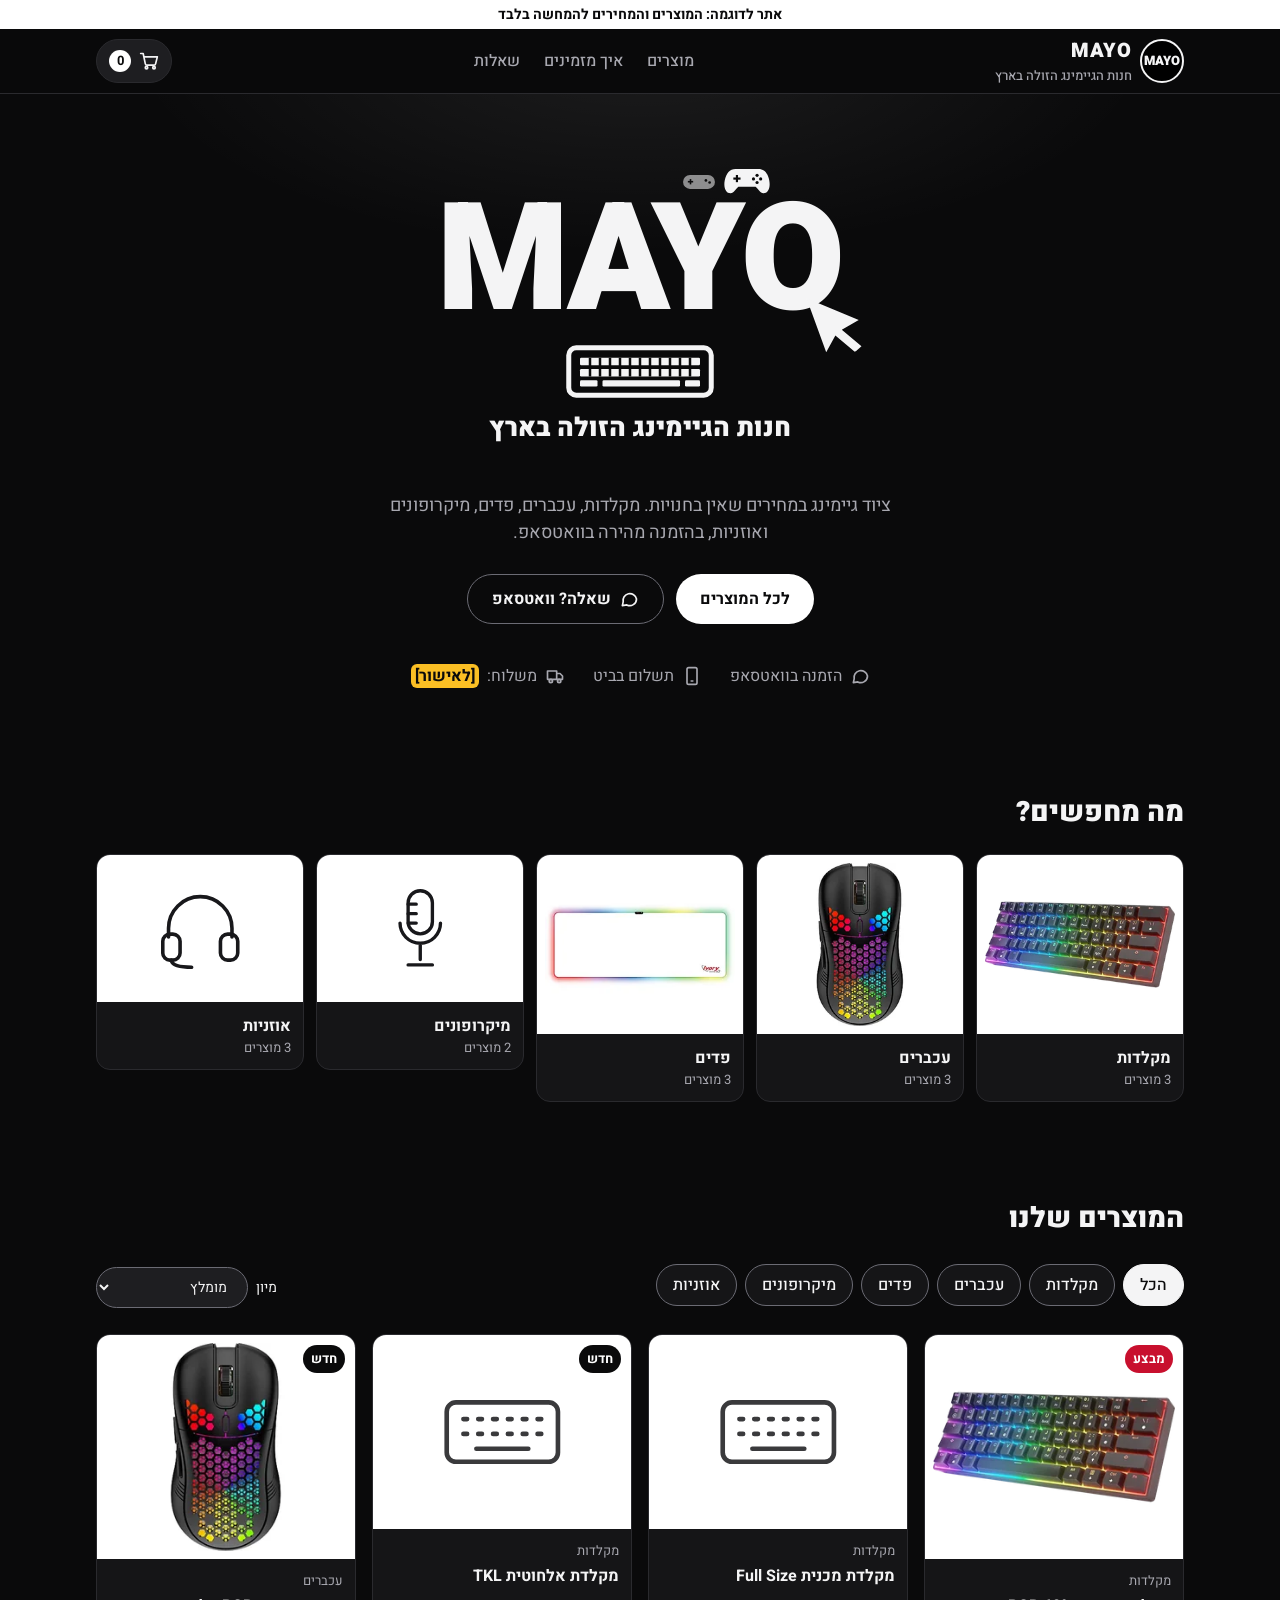
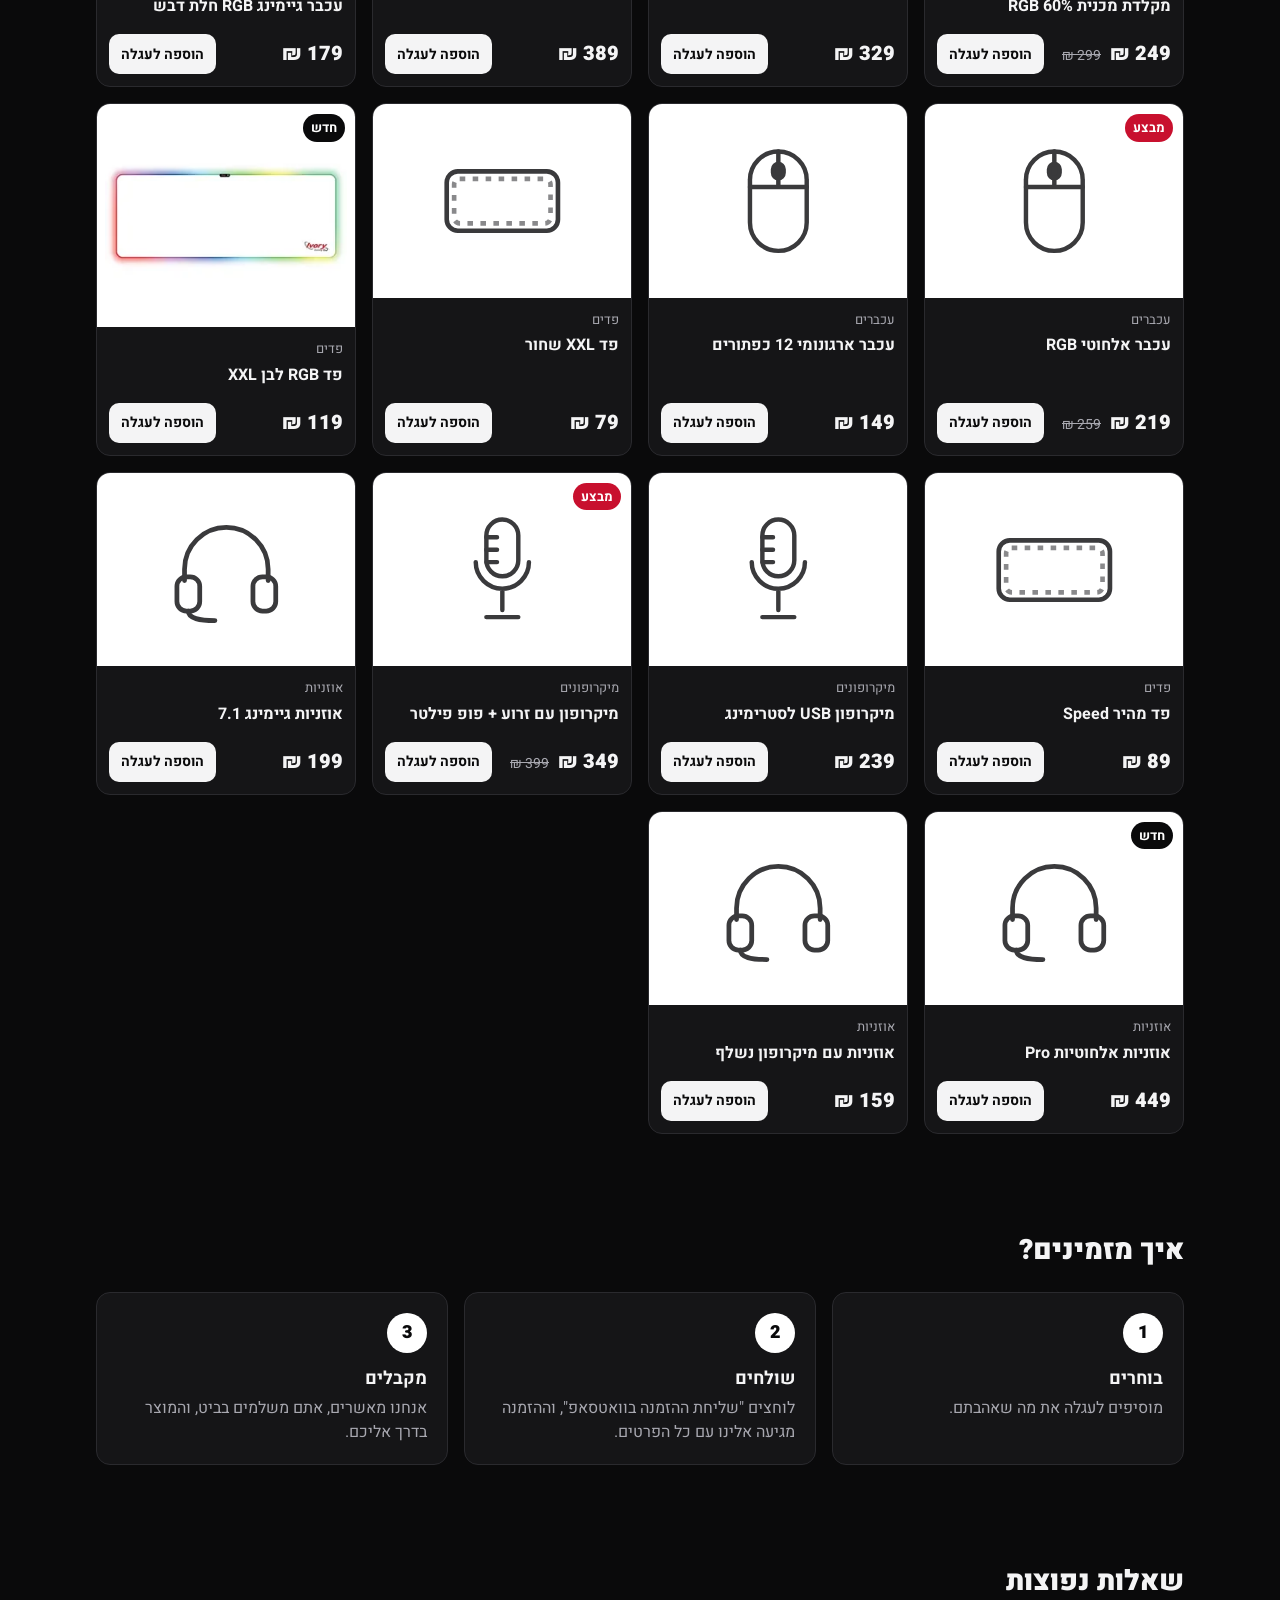
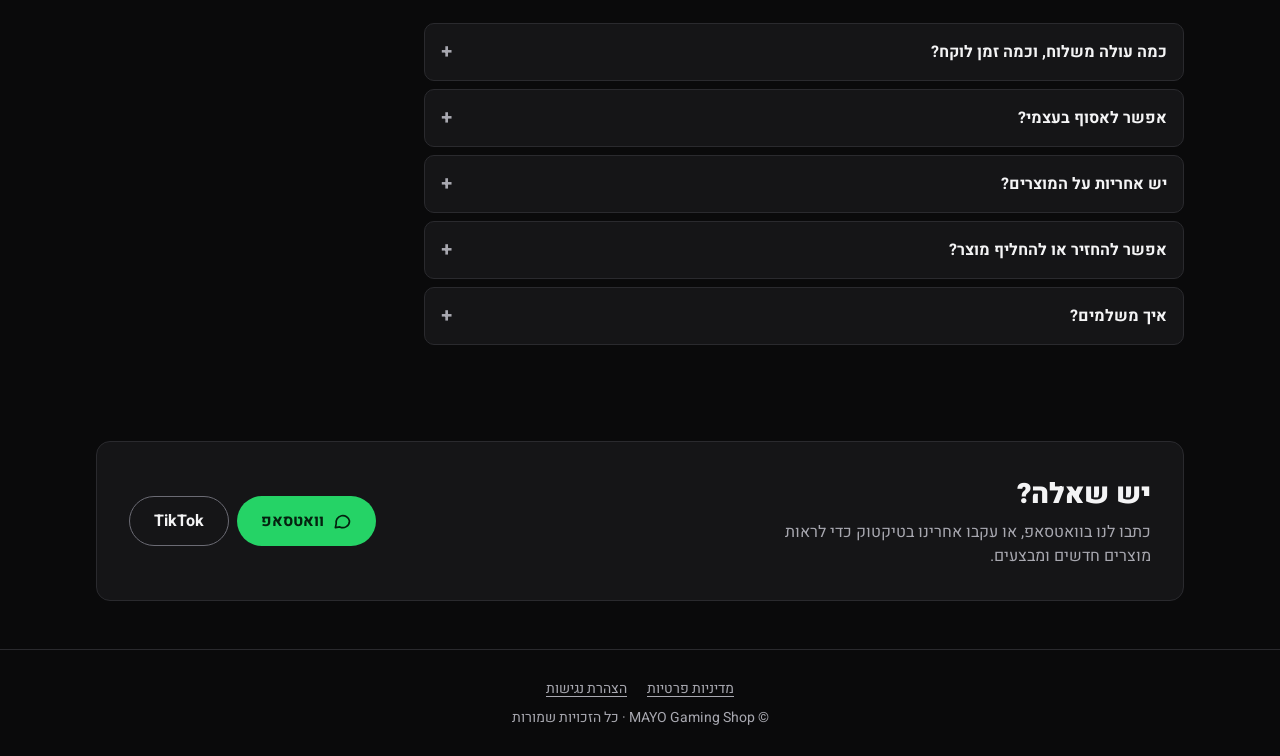
<file: index.html>
<!doctype html>
<html lang="he" dir="rtl">
<head>
<meta charset="utf-8">
<meta name="viewport" content="width=device-width, initial-scale=1">
<title>MAYO Gaming Shop | חנות הגיימינג הזולה בארץ</title>
<meta name="description" content="MAYO Gaming Shop: מקלדות, עכברים, פדים, מיקרופונים ואוזניות לגיימרים במחירים הכי זולים. הזמנה מהירה בוואטסאפ ומשלוח לכל הארץ.">
<link rel="canonical" href="https://amitshabatgoltz-create.github.io/mayo-gaming-shop/">
<meta name="theme-color" content="#0a0a0b">
<link rel="icon" href="favicon.svg" type="image/svg+xml">

<meta property="og:type" content="website">
<meta property="og:locale" content="he_IL">
<meta property="og:site_name" content="MAYO Gaming Shop">
<meta property="og:title" content="MAYO Gaming Shop | חנות הגיימינג הזולה בארץ">
<meta property="og:description" content="מקלדות, עכברים, פדים, מיקרופונים ואוזניות לגיימרים. הזמנה מהירה בוואטסאפ.">
<meta property="og:url" content="https://amitshabatgoltz-create.github.io/mayo-gaming-shop/">
<meta property="og:image" content="https://amitshabatgoltz-create.github.io/mayo-gaming-shop/og.png">
<meta property="og:image:width" content="1200">
<meta property="og:image:height" content="630">
<meta property="og:image:alt" content="הלוגו של MAYO, חנות הגיימינג הזולה בארץ">
<meta name="twitter:card" content="summary_large_image">

<link rel="preload" href="fonts/heebo-hebrew.woff2" as="font" type="font/woff2" crossorigin>
<link rel="stylesheet" href="styles.css">
<script type="application/ld+json">
{
  "@context": "https://schema.org",
  "@type": "Store",
  "name": "MAYO Gaming Shop",
  "description": "חנות הגיימינג הזולה בארץ: מקלדות, עכברים, פדים, מיקרופונים ואוזניות",
  "url": "https://amitshabatgoltz-create.github.io/mayo-gaming-shop/",
  "image": "https://amitshabatgoltz-create.github.io/mayo-gaming-shop/og.png",
  "sameAs": ["https://www.tiktok.com/@mayo_gaming_shop"]
}
</script>
</head>
<body>

<a class="skip" href="#main">דילוג לתוכן הראשי</a>

<header>
  <div class="demo-bar">אתר לדוגמה: המוצרים והמחירים להמחשה בלבד</div>
  <div class="wrap nav">
    <a href="./" class="logo">
      <span class="logo-badge" aria-hidden="true">MAYO</span>
      <span>MAYO<small>חנות הגיימינג הזולה בארץ</small></span>
    </a>
    <nav class="nav-links" aria-label="ראשי">
      <a href="#shop">מוצרים</a>
      <a href="#how">איך מזמינים</a>
      <a href="#faq">שאלות</a>
    </nav>
    <button class="cart-btn" id="cartBtn" aria-controls="drawer" aria-expanded="false" aria-haspopup="dialog">
      <svg class="ico" viewBox="0 0 24 24" fill="none" stroke="currentColor" stroke-width="2" stroke-linecap="round" stroke-linejoin="round" aria-hidden="true"><circle cx="9" cy="20" r="1.5"/><circle cx="18" cy="20" r="1.5"/><path d="M2 3h3l2.6 12.4a2 2 0 0 0 2 1.6h8.3a2 2 0 0 0 2-1.5L22 7H6"/></svg>
      <span class="sr-only">עגלת קניות,</span>
      <span class="cart-count" id="cartCount">0</span>
      <span class="sr-only">פריטים</span>
    </button>
  </div>
</header>

<main id="main" tabindex="-1">
  <div class="hero">
    <div class="wrap">
      <h1 class="brand">
        <span class="sr-only">MAYO Gaming Shop, חנות הגיימינג הזולה בארץ</span>
        <span class="brand-pads" aria-hidden="true">
          <svg viewBox="0 0 64 40" fill="currentColor"><path d="M16 4h32c8 0 13 6 15 16 2 11-2 18-8 18-5 0-7-6-11-9H20c-4 3-6 9-11 9-6 0-10-7-8-18C3 10 8 4 16 4z"/><g fill="#0a0a0b"><rect x="13" y="16" width="10" height="3"/><rect x="16.5" y="12.5" width="3" height="10"/><circle cx="46" cy="13" r="2.2"/><circle cx="51" cy="18" r="2.2"/><circle cx="41" cy="18" r="2.2"/><circle cx="46" cy="23" r="2.2"/></g></svg>
          <svg viewBox="0 0 64 40" fill="currentColor"><rect x="2" y="10" width="60" height="26" rx="13"/><g fill="#0a0a0b"><rect x="11" y="21" width="10" height="3"/><rect x="14.5" y="17.5" width="3" height="10"/><circle cx="45" cy="20" r="2.5"/><circle cx="52" cy="24" r="2.5"/></g></svg>
        </span>
        <span class="brand-word" aria-hidden="true">MAYO<svg class="brand-cursor" viewBox="0 0 30 44" fill="currentColor"><path d="M2 2l26 24-12 2 8 14-5 2-8-14-9 8z"/></svg></span>
        <svg class="brand-kb" viewBox="0 0 120 44" fill="none" aria-hidden="true"><rect x="3" y="3" width="114" height="38" rx="6" stroke="currentColor" stroke-width="4"/><g fill="currentColor"><rect x="12" y="11" width="96" height="6" rx="1"/><rect x="12" y="20" width="96" height="6" rx="1"/><rect x="12" y="29" width="14" height="5" rx="1"/><rect x="30" y="29" width="62" height="5" rx="1"/><rect x="96" y="29" width="12" height="5" rx="1"/></g><g stroke="#0a0a0b" stroke-width="2"><path d="M20 11v15M28 11v15M36 11v15M44 11v15M52 11v15M60 11v15M68 11v15M76 11v15M84 11v15M92 11v15M100 11v15"/></g></svg>
        <span class="brand-slogan" aria-hidden="true">חנות הגיימינג הזולה בארץ</span>
      </h1>
      <p>ציוד גיימינג במחירים שאין בחנויות. מקלדות, עכברים, פדים, מיקרופונים ואוזניות, בהזמנה מהירה בוואטסאפ.</p>
      <div class="hero-actions">
        <a href="#shop" class="btn">לכל המוצרים</a>
        <a class="btn ghost wa-link" href="#" target="_blank" rel="noopener"><svg class="ico" viewBox="0 0 24 24" fill="none" stroke="currentColor" stroke-width="2" stroke-linecap="round" stroke-linejoin="round" aria-hidden="true"><path d="M21 12a8 8 0 0 1-11.6 7.1L4 20l1-4.6A8 8 0 1 1 21 12z"/></svg>שאלה? וואטסאפ<span class="sr-only"> (נפתח בחלון חדש)</span></a>
      </div>
      <ul class="perks">
        <li><svg class="ico" viewBox="0 0 24 24" fill="none" stroke="currentColor" stroke-width="2" stroke-linecap="round" stroke-linejoin="round" aria-hidden="true"><path d="M21 12a8 8 0 0 1-11.6 7.1L4 20l1-4.6A8 8 0 1 1 21 12z"/></svg>הזמנה בוואטסאפ</li>
        <li><svg class="ico" viewBox="0 0 24 24" fill="none" stroke="currentColor" stroke-width="2" stroke-linecap="round" stroke-linejoin="round" aria-hidden="true"><rect x="6" y="2" width="12" height="20" rx="2"/><path d="M11 18h2"/></svg>תשלום בביט</li>
        <li><svg class="ico" viewBox="0 0 24 24" fill="none" stroke="currentColor" stroke-width="2" stroke-linecap="round" stroke-linejoin="round" aria-hidden="true"><path d="M3 6h11v10H3zM14 9h4l3 3v4h-7"/><circle cx="7" cy="18" r="2"/><circle cx="17" cy="18" r="2"/></svg>משלוח: <mark class="todo">[לאישור]</mark></li>
      </ul>
    </div>
  </div>

  <section id="categories" aria-labelledby="catTitle">
    <div class="wrap">
      <h2 class="section-title" id="catTitle">מה מחפשים?</h2>
      <ul class="cats" id="cats"></ul>
    </div>
  </section>

  <section id="shop" aria-labelledby="shopTitle">
    <div class="wrap">
      <h2 class="section-title" id="shopTitle">המוצרים שלנו</h2>
      <div class="shop-bar">
        <div class="filters" id="filters" role="group" aria-label="סינון לפי קטגוריה"></div>
        <div class="sort">
          <label for="sort">מיון</label>
          <select id="sort">
            <option value="default">מומלץ</option>
            <option value="price-asc">מחיר: מהזול ליקר</option>
            <option value="price-desc">מחיר: מהיקר לזול</option>
          </select>
        </div>
      </div>
      <p class="sr-only" id="resultsStatus" role="status"></p>
      <ul class="grid" id="grid"></ul>
    </div>
  </section>

  <section id="how" aria-labelledby="howTitle">
    <div class="wrap">
      <h2 class="section-title" id="howTitle">איך מזמינים?</h2>
      <ol class="steps">
        <li class="step">
          <span class="step-num" aria-hidden="true">1</span>
          <h3>בוחרים</h3>
          <p>מוסיפים לעגלה את מה שאהבתם.</p>
        </li>
        <li class="step">
          <span class="step-num" aria-hidden="true">2</span>
          <h3>שולחים</h3>
          <p>לוחצים "שליחת ההזמנה בוואטסאפ", וההזמנה מגיעה אלינו עם כל הפרטים.</p>
        </li>
        <li class="step">
          <span class="step-num" aria-hidden="true">3</span>
          <h3>מקבלים</h3>
          <p>אנחנו מאשרים, אתם משלמים בביט, והמוצר בדרך אליכם.</p>
        </li>
      </ol>
    </div>
  </section>

  <section id="faq" aria-labelledby="faqTitle">
    <div class="wrap faq-wrap">
      <h2 class="section-title" id="faqTitle">שאלות נפוצות</h2>
      <div class="faq">
        <details>
          <summary>כמה עולה משלוח, וכמה זמן לוקח?</summary>
          <p><mark class="todo">[לאישור]</mark> מחיר המשלוח וזמן ההגעה.</p>
        </details>
        <details>
          <summary>אפשר לאסוף בעצמי?</summary>
          <p><mark class="todo">[לאישור]</mark> האם יש איסוף עצמי, ומאיפה.</p>
        </details>
        <details>
          <summary>יש אחריות על המוצרים?</summary>
          <p><mark class="todo">[לאישור]</mark> האם יש אחריות, ולכמה זמן.</p>
        </details>
        <details>
          <summary>אפשר להחזיר או להחליף מוצר?</summary>
          <p><mark class="todo">[לאישור]</mark> מדיניות ההחזרות וההחלפות.</p>
        </details>
        <details>
          <summary>איך משלמים?</summary>
          <p>בביט. אחרי ששולחים את ההזמנה בוואטסאפ, אנחנו מאשרים שהמוצרים במלאי ושולחים את הסכום לתשלום.</p>
        </details>
      </div>
    </div>
  </section>

  <section id="contact" aria-labelledby="contactTitle">
    <div class="wrap">
      <div class="contact">
        <div>
          <h2 class="section-title" id="contactTitle">יש שאלה?</h2>
          <p>כתבו לנו בוואטסאפ, או עקבו אחרינו בטיקטוק כדי לראות מוצרים חדשים ומבצעים.</p>
        </div>
        <div class="socials">
          <a class="btn wa wa-link" href="#" target="_blank" rel="noopener"><svg class="ico" viewBox="0 0 24 24" fill="none" stroke="currentColor" stroke-width="2" stroke-linecap="round" stroke-linejoin="round" aria-hidden="true"><path d="M21 12a8 8 0 0 1-11.6 7.1L4 20l1-4.6A8 8 0 1 1 21 12z"/></svg>וואטסאפ<span class="sr-only"> (נפתח בחלון חדש)</span></a>
          <a class="btn ghost" href="https://www.tiktok.com/@mayo_gaming_shop" target="_blank" rel="noopener">TikTok<span class="sr-only"> (נפתח בחלון חדש)</span></a>
        </div>
      </div>
    </div>
  </section>
</main>

<footer>
  <div class="wrap">
    <nav aria-label="מידע">
      <a href="privacy.html">מדיניות פרטיות</a>
      <a href="accessibility.html">הצהרת נגישות</a>
    </nav>
    <p>© MAYO Gaming Shop · כל הזכויות שמורות</p>
  </div>
</footer>

<div class="overlay" id="overlay"></div>
<div class="drawer" id="drawer" role="dialog" aria-modal="true" aria-labelledby="cartTitle" inert>
  <div class="drawer-head">
    <h2 id="cartTitle">העגלה שלך</h2>
    <button class="close" id="closeCart" aria-label="סגירת העגלה">
      <svg class="ico" viewBox="0 0 24 24" fill="none" stroke="currentColor" stroke-width="2.5" stroke-linecap="round" aria-hidden="true"><path d="M6 6l12 12M18 6L6 18"/></svg>
    </button>
  </div>
  <ul class="items" id="items" aria-label="מוצרים בעגלה"></ul>
  <div class="drawer-foot">
    <div class="total"><span>סה״כ</span><span id="total">0 ₪</span></div>
    <form class="order-form" id="orderForm" novalidate>
      <div class="field">
        <label for="custName">שם מלא</label>
        <input id="custName" name="name" autocomplete="name" required aria-describedby="formError">
      </div>
      <div class="field">
        <label for="custAddress">כתובת למשלוח (עיר, רחוב ומספר)</label>
        <input id="custAddress" name="address" autocomplete="street-address" required aria-describedby="formError">
      </div>
      <div class="hp" aria-hidden="true">
        <label for="website">אתר</label>
        <input id="website" name="website" tabindex="-1" autocomplete="off">
      </div>
      <p class="form-error" id="formError" role="alert"></p>
      <button class="btn wa" id="checkout" type="submit">שליחת ההזמנה בוואטסאפ</button>
    </form>
    <p class="order-note">ההזמנה נשלחת אלינו לוואטסאפ, ואחרי שנאשר אותה משלמים בביט</p>
  </div>
</div>

<div class="toast" id="toast" role="status" aria-live="polite"></div>

<script>
  // MAYO's WhatsApp number, international format without "+" (e.g. 972501234567)
  const WHATSAPP_NUMBER = '972500000000';

  const ICONS = {
    keyboard: '<svg viewBox="0 0 64 40" fill="none" stroke="currentColor" stroke-width="2.5" stroke-linecap="round" aria-hidden="true"><rect x="2" y="4" width="60" height="32" rx="5"/><path d="M11 13h2M19 13h2M27 13h2M35 13h2M43 13h2M51 13h2M11 21h2M19 21h2M27 21h2M35 21h2M43 21h2M51 21h2M18 29h28"/></svg>',
    mouse: '<svg viewBox="0 0 40 60" fill="none" stroke="currentColor" stroke-width="2.5" stroke-linecap="round" aria-hidden="true"><rect x="4" y="2" width="32" height="56" rx="16"/><path d="M20 2v20M4 22h32"/><rect x="17" y="9" width="6" height="8" rx="3" fill="currentColor"/></svg>',
    pad: '<svg viewBox="0 0 64 40" fill="none" stroke="currentColor" stroke-width="2.5" aria-hidden="true"><rect x="2" y="4" width="60" height="32" rx="6"/><rect x="6" y="8" width="52" height="24" rx="3" stroke-dasharray="3 4" opacity=".6"/></svg>',
    mic: '<svg viewBox="0 0 40 60" fill="none" stroke="currentColor" stroke-width="2.5" stroke-linecap="round" aria-hidden="true"><rect x="11" y="2" width="18" height="32" rx="9"/><path d="M5 26a15 15 0 0 0 30 0M20 41v12M11 57h18M11 12h6M11 19h6M11 26h6"/></svg>',
    headset: '<svg viewBox="0 0 60 56" fill="none" stroke="currentColor" stroke-width="2.5" stroke-linecap="round" aria-hidden="true"><path d="M8 34V28a22 22 0 0 1 44 0v6"/><rect x="4" y="32" width="12" height="18" rx="5"/><rect x="44" y="32" width="12" height="18" rx="5"/><path d="M10 50c0 4 6 5 14 5"/></svg>'
  };

  const CATEGORIES = [
    { id: 'all', name: 'הכל' },
    { id: 'keyboard', name: 'מקלדות' },
    { id: 'mouse', name: 'עכברים' },
    { id: 'pad', name: 'פדים' },
    { id: 'mic', name: 'מיקרופונים' },
    { id: 'headset', name: 'אוזניות' }
  ];

  // Example products: replace with the real catalog
  const PRODUCTS = [
    { id: 1,  cat: 'keyboard', name: 'מקלדת מכנית RGB 60%',        price: 249, old: 299, tag: 'מבצע', img: 'images/keyboard-60-rgb.webp' },
    { id: 2,  cat: 'keyboard', name: 'מקלדת מכנית Full Size',      price: 329 },
    { id: 3,  cat: 'keyboard', name: 'מקלדת אלחוטית TKL',          price: 389, tag: 'חדש' },
    { id: 4,  cat: 'mouse',    name: 'עכבר גיימינג RGB חלת דבש',   price: 179, tag: 'חדש', img: 'images/mouse-rgb.webp' },
    { id: 5,  cat: 'mouse',    name: 'עכבר אלחוטי RGB',            price: 219, old: 259, tag: 'מבצע' },
    { id: 6,  cat: 'mouse',    name: 'עכבר ארגונומי 12 כפתורים',   price: 149 },
    { id: 7,  cat: 'pad',      name: 'פד XXL שחור',                price: 79 },
    { id: 8,  cat: 'pad',      name: 'פד RGB לבן XXL',             price: 119, tag: 'חדש', img: 'images/pad-rgb-white.webp' },
    { id: 9,  cat: 'pad',      name: 'פד מהיר Speed',              price: 89 },
    { id: 10, cat: 'mic',      name: 'מיקרופון USB לסטרימינג',     price: 239 },
    { id: 11, cat: 'mic',      name: 'מיקרופון עם זרוע + פופ פילטר', price: 349, old: 399, tag: 'מבצע' },
    { id: 12, cat: 'headset',  name: 'אוזניות גיימינג 7.1',        price: 199 },
    { id: 13, cat: 'headset',  name: 'אוזניות אלחוטיות Pro',       price: 449, tag: 'חדש' },
    { id: 14, cat: 'headset',  name: 'אוזניות עם מיקרופון נשלף',  price: 159 }
  ];

  const $ = (s) => document.querySelector(s);
  const fmt = (n) => n.toLocaleString('he-IL') + ' ₪';
  const esc = (s) => String(s).replace(/[&<>"']/g, (c) => ({ '&': '&amp;', '<': '&lt;', '>': '&gt;', '"': '&quot;', "'": '&#39;' }[c]));
  const byId = (id) => PRODUCTS.find(p => String(p.id) === String(id));
  const pic = (p) => p.img
    ? `<img src="${esc(p.img)}" srcset="${esc(p.img.replace('.webp', '-280.webp'))} 280w, ${esc(p.img)} 500w" sizes="(max-width: 640px) 45vw, 260px" alt="${esc(p.name)}" width="500" height="428" loading="lazy" decoding="async">`
    : ICONS[p.cat];
  const catName = (id) => CATEGORIES.find(c => c.id === id).name;

  let filter = 'all';
  let sort = 'default';

  // Keep only products that still exist, so a stale saved cart can't break the page
  let cart = {};
  try {
    const saved = JSON.parse(localStorage.getItem('mayo-cart')) || {};
    for (const [id, q] of Object.entries(saved)) {
      if (byId(id) && Number.isInteger(q) && q > 0 && q < 100) cart[id] = q;
    }
  } catch (e) {}
  const saveCart = () => { try { localStorage.setItem('mayo-cart', JSON.stringify(cart)); } catch (e) {} };

  function renderFilters() {
    $('#filters').innerHTML = CATEGORIES.map(c =>
      `<button class="chip" type="button" data-cat="${c.id}" aria-pressed="${c.id === filter}">${c.name}</button>`
    ).join('');
  }

  function renderCats() {
    $('#cats').innerHTML = CATEGORIES.filter(c => c.id !== 'all').map(c => {
      const items = PRODUCTS.filter(p => p.cat === c.id);
      const withImg = items.find(p => p.img);
      return `
        <li>
          <button class="cat" type="button" data-goto="${c.id}">
            <span class="cat-thumb">${withImg ? `<img src="${esc(withImg.img.replace('.webp', '-280.webp'))}" alt="" width="280" height="240" loading="lazy" decoding="async">` : ICONS[c.id]}</span>
            <span class="cat-name">${c.name}</span>
            <span class="cat-count">${items.length} מוצרים</span>
          </button>
        </li>`;
    }).join('');
  }

  function renderGrid() {
    const list = PRODUCTS.filter(p => filter === 'all' || p.cat === filter);
    if (sort === 'price-asc') list.sort((a, b) => a.price - b.price);
    if (sort === 'price-desc') list.sort((a, b) => b.price - a.price);
    $('#grid').innerHTML = list.map(p => `
      <li>
        <article class="card">
          <div class="thumb">
            ${p.tag ? `<span class="tag ${p.tag === 'חדש' ? 'new' : ''}">${esc(p.tag)}</span>` : ''}
            ${pic(p)}
          </div>
          <div class="card-body">
            <span class="card-cat">${catName(p.cat)}</span>
            <h3 class="card-name">${esc(p.name)}</h3>
            <div class="card-foot">
              <p class="price">
                <span class="sr-only">מחיר:</span> ${fmt(p.price)}
                ${p.old ? `<s><span class="sr-only">במקום</span> ${fmt(p.old)}</s>` : ''}
              </p>
              <button class="add" type="button" data-add="${p.id}">הוספה לעגלה<span class="sr-only">: ${esc(p.name)}</span></button>
            </div>
          </div>
        </article>
      </li>`).join('');
    $('#resultsStatus').textContent = `מוצגים ${list.length} מוצרים`;
  }

  function renderCart() {
    const entries = Object.entries(cart);
    const count = entries.reduce((s, [, q]) => s + q, 0);
    const total = entries.reduce((s, [id, q]) => s + byId(id).price * q, 0);
    $('#cartCount').textContent = count;
    $('#total').textContent = fmt(total);
    $('#items').innerHTML = entries.length ? entries.map(([id, q]) => {
      const p = byId(id);
      return `
        <li class="item">
          <div class="item-thumb">${pic(p)}</div>
          <div class="item-info">
            <div class="item-name">${esc(p.name)}</div>
            <div class="item-price">${fmt(p.price)}</div>
          </div>
          <div class="qty" role="group" aria-label="כמות של ${esc(p.name)}">
            <button type="button" data-inc="${p.id}" aria-label="הוספת יחידה">+</button>
            <span aria-live="polite">${q}</span>
            <button type="button" data-dec="${p.id}" aria-label="${q === 1 ? 'הסרה מהעגלה' : 'הורדת יחידה'}">−</button>
          </div>
        </li>`;
    }).join('') : '<li class="empty">העגלה ריקה</li>';
  }

  function toast(msg) {
    const t = $('#toast');
    t.textContent = msg;
    t.classList.add('show');
    clearTimeout(toast.timer);
    toast.timer = setTimeout(() => t.classList.remove('show'), 1800);
  }

  const drawer = $('#drawer');
  const cartBtn = $('#cartBtn');
  const focusables = () => [...drawer.querySelectorAll('button, input:not([tabindex="-1"]), a[href]')]
    .filter(el => !el.disabled && el.offsetParent !== null);

  function openCart(open) {
    drawer.classList.toggle('open', open);
    $('#overlay').classList.toggle('open', open);
    document.body.classList.toggle('cart-open', open);
    drawer.inert = !open;
    cartBtn.setAttribute('aria-expanded', open);
    if (open) {
      $('#closeCart').focus();
    } else {
      cartBtn.focus();
    }
  }

  document.addEventListener('keydown', (e) => {
    if (!drawer.classList.contains('open')) return;
    if (e.key === 'Escape') { openCart(false); return; }
    if (e.key === 'Tab') {
      const els = focusables();
      const first = els[0], last = els[els.length - 1];
      if (e.shiftKey && document.activeElement === first) { e.preventDefault(); last.focus(); }
      else if (!e.shiftKey && document.activeElement === last) { e.preventDefault(); first.focus(); }
    }
  });

  document.addEventListener('click', (e) => {
    const t = e.target.closest('button');
    if (!t) return;
    if (t.dataset.goto) {
      filter = t.dataset.goto;
      renderFilters(); renderGrid();
      $('#shop').scrollIntoView({ behavior: matchMedia('(prefers-reduced-motion: reduce)').matches ? 'auto' : 'smooth' });
      $(`[data-cat="${filter}"]`).focus({ preventScroll: true });
    }
    if (t.dataset.cat) {
      filter = t.dataset.cat;
      renderFilters(); renderGrid();
      $(`[data-cat="${filter}"]`).focus();
    }
    if (t.dataset.add) {
      const p = byId(t.dataset.add);
      cart[p.id] = (cart[p.id] || 0) + 1;
      saveCart(); renderCart(); toast(`${p.name} נוסף לעגלה`);
      cartBtn.classList.remove('bump'); void cartBtn.offsetWidth; cartBtn.classList.add('bump');
    }
    if (t.dataset.inc) {
      cart[t.dataset.inc] = Math.min(99, cart[t.dataset.inc] + 1);
      saveCart(); renderCart();
      $(`[data-inc="${t.dataset.inc}"]`).focus();
    }
    if (t.dataset.dec) {
      const id = t.dataset.dec;
      cart[id]--;
      if (cart[id] <= 0) delete cart[id];
      saveCart(); renderCart();
      ($(`[data-dec="${id}"]`) || $('#closeCart')).focus();
    }
  });
  cartBtn.onclick = () => openCart(true);
  $('#closeCart').onclick = () => openCart(false);
  $('#overlay').onclick = () => openCart(false);
  document.querySelectorAll('.wa-link').forEach(a => { a.href = `https://wa.me/${WHATSAPP_NUMBER}`; });
  $('#sort').onchange = (e) => { sort = e.target.value; renderGrid(); };

  function showError(msg, field) {
    $('#formError').textContent = msg;
    for (const el of [$('#custName'), $('#custAddress')]) el.removeAttribute('aria-invalid');
    if (field) { field.setAttribute('aria-invalid', 'true'); field.focus(); }
  }

  $('#orderForm').onsubmit = (e) => {
    e.preventDefault();
    // Hidden honeypot field: real people never fill it in, simple bots do
    if ($('#website').value) return;
    const entries = Object.entries(cart);
    const name = $('#custName').value.trim();
    const address = $('#custAddress').value.trim();
    if (!entries.length) return showError('העגלה ריקה. צריך להוסיף לפחות מוצר אחד לפני ששולחים הזמנה.');
    if (name.length < 2) return showError('צריך למלא שם מלא.', $('#custName'));
    if (address.length < 5) return showError('צריך למלא כתובת למשלוח: עיר, רחוב ומספר.', $('#custAddress'));
    showError('');

    let total = 0;
    const lines = entries.map(([id, q]) => {
      const p = byId(id);
      total += p.price * q;
      return `• ${p.name} × ${q} = ${fmt(p.price * q)}`;
    });
    const msg = [
      'היי MAYO, אני רוצה להזמין:',
      '',
      ...lines,
      '',
      `סה״כ: ${fmt(total)}`,
      '',
      `שם: ${name.slice(0, 80)}`,
      `כתובת: ${address.slice(0, 160)}`
    ].join('\n');
    const url = `https://wa.me/${WHATSAPP_NUMBER}?text=${encodeURIComponent(msg)}`;
    const win = window.open(url, '_blank');
    // Popup blocked (common in in-app browsers like Instagram/TikTok): open in the same tab instead
    if (win) win.opener = null;
    else window.location.href = url;
  };

  renderCats();
  renderFilters();
  renderGrid();
  renderCart();
</script>
</body>
</html>
</file>
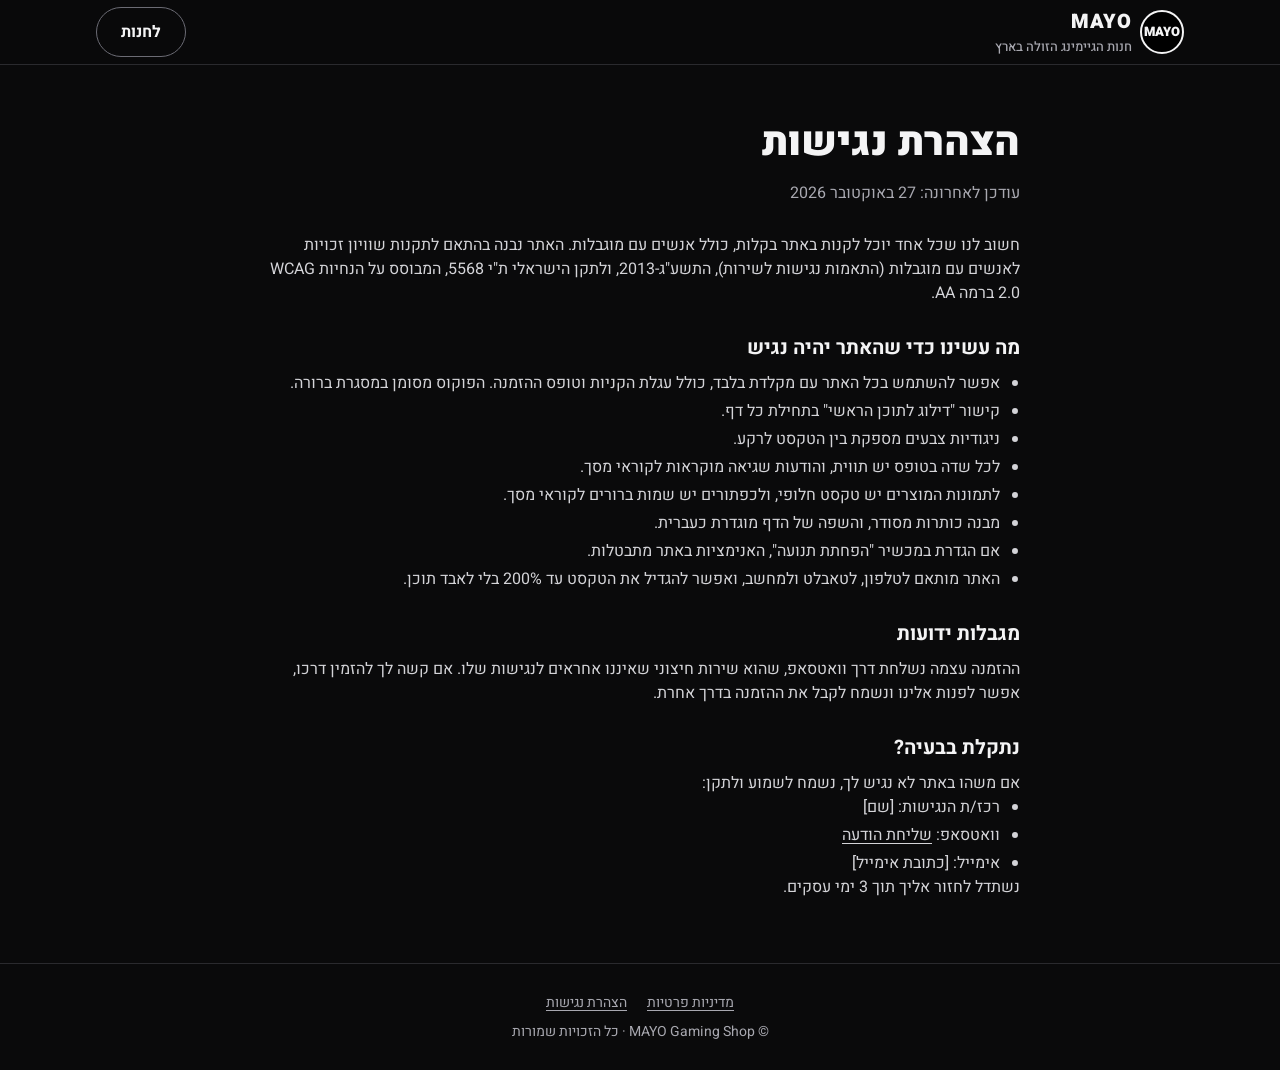
<file: accessibility.html>
<!doctype html>
<html lang="he" dir="rtl">
<head>
<meta charset="utf-8">
<meta name="viewport" content="width=device-width, initial-scale=1">
<title>הצהרת נגישות | MAYO Gaming Shop</title>
<meta name="description" content="הצהרת הנגישות של MAYO Gaming Shop לפי ת"י 5568.">
<meta name="theme-color" content="#0a0a0b">
<link rel="icon" href="favicon.svg" type="image/svg+xml">
<link rel="stylesheet" href="styles.css">
</head>
<body>

<a class="skip" href="#main">דילוג לתוכן הראשי</a>

<header>
  <div class="wrap nav">
    <a href="./" class="logo">
      <span class="logo-badge" aria-hidden="true">MAYO</span>
      <span>MAYO<small>חנות הגיימינג הזולה בארץ</small></span>
    </a>
    <a class="btn ghost" href="./#shop">לחנות</a>
  </div>
</header>

<main id="main" tabindex="-1" class="wrap page">
  <h1>הצהרת נגישות</h1>
  <p class="updated">עודכן לאחרונה: 27 באוקטובר 2026</p>

  <p>חשוב לנו שכל אחד יוכל לקנות באתר בקלות, כולל אנשים עם מוגבלות. האתר נבנה בהתאם לתקנות שוויון זכויות לאנשים עם מוגבלות (התאמות נגישות לשירות), התשע"ג-2013, ולתקן הישראלי ת"י 5568, המבוסס על הנחיות WCAG 2.0 ברמה AA.</p>

  <h2>מה עשינו כדי שהאתר יהיה נגיש</h2>
  <ul>
    <li>אפשר להשתמש בכל האתר עם מקלדת בלבד, כולל עגלת הקניות וטופס ההזמנה. הפוקוס מסומן במסגרת ברורה.</li>
    <li>קישור "דילוג לתוכן הראשי" בתחילת כל דף.</li>
    <li>ניגודיות צבעים מספקת בין הטקסט לרקע.</li>
    <li>לכל שדה בטופס יש תווית, והודעות שגיאה מוקראות לקוראי מסך.</li>
    <li>לתמונות המוצרים יש טקסט חלופי, ולכפתורים יש שמות ברורים לקוראי מסך.</li>
    <li>מבנה כותרות מסודר, והשפה של הדף מוגדרת כעברית.</li>
    <li>אם הגדרת במכשיר "הפחתת תנועה", האנימציות באתר מתבטלות.</li>
    <li>האתר מותאם לטלפון, לטאבלט ולמחשב, ואפשר להגדיל את הטקסט עד 200% בלי לאבד תוכן.</li>
  </ul>

  <h2>מגבלות ידועות</h2>
  <p>ההזמנה עצמה נשלחת דרך וואטסאפ, שהוא שירות חיצוני שאיננו אחראים לנגישות שלו. אם קשה לך להזמין דרכו, אפשר לפנות אלינו ונשמח לקבל את ההזמנה בדרך אחרת.</p>

  <h2>נתקלת בבעיה?</h2>
  <p>אם משהו באתר לא נגיש לך, נשמח לשמוע ולתקן:</p>
  <ul>
    <li>רכז/ת הנגישות: [שם]</li>
    <li>וואטסאפ: <a href="https://wa.me/972500000000" target="_blank" rel="noopener">שליחת הודעה<span class="sr-only"> (נפתח בחלון חדש)</span></a></li>
    <li>אימייל: [כתובת אימייל]</li>
  </ul>
  <p>נשתדל לחזור אליך תוך 3 ימי עסקים.</p>
</main>

<footer>
  <div class="wrap">
    <nav aria-label="מידע">
      <a href="privacy.html">מדיניות פרטיות</a>
      <a href="accessibility.html">הצהרת נגישות</a>
    </nav>
    <p>© MAYO Gaming Shop · כל הזכויות שמורות</p>
  </div>
</footer>
</body>
</html>
</file>
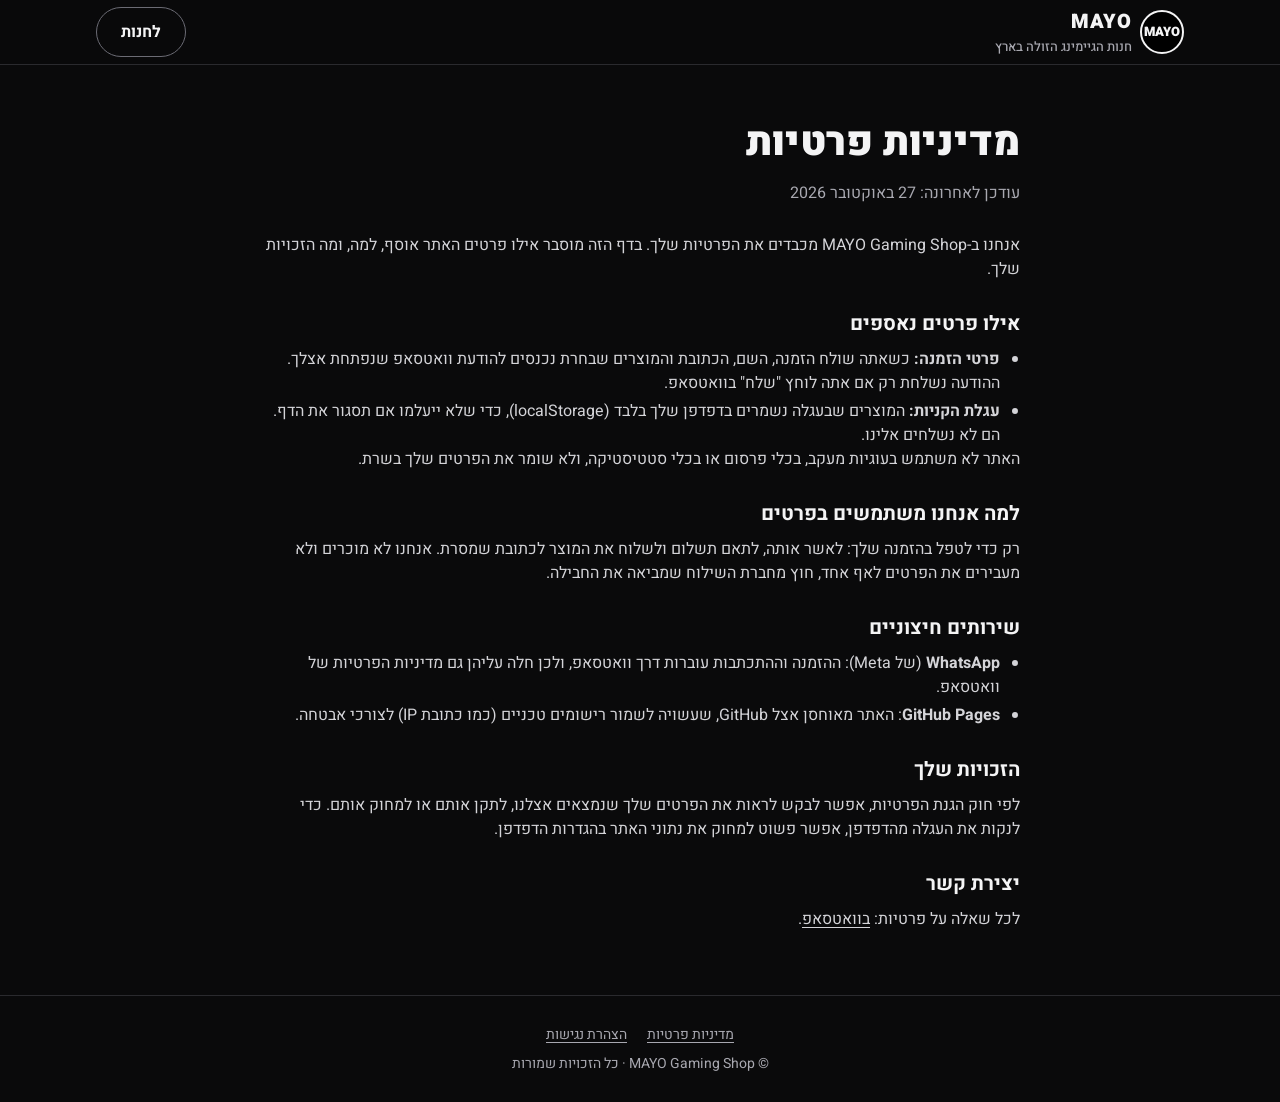
<file: privacy.html>
<!doctype html>
<html lang="he" dir="rtl">
<head>
<meta charset="utf-8">
<meta name="viewport" content="width=device-width, initial-scale=1">
<title>מדיניות פרטיות | MAYO Gaming Shop</title>
<meta name="description" content="מדיניות הפרטיות של MAYO Gaming Shop: אילו פרטים נאספים ולמה.">
<meta name="theme-color" content="#0a0a0b">
<link rel="icon" href="favicon.svg" type="image/svg+xml">
<link rel="stylesheet" href="styles.css">
</head>
<body>

<a class="skip" href="#main">דילוג לתוכן הראשי</a>

<header>
  <div class="wrap nav">
    <a href="./" class="logo">
      <span class="logo-badge" aria-hidden="true">MAYO</span>
      <span>MAYO<small>חנות הגיימינג הזולה בארץ</small></span>
    </a>
    <a class="btn ghost" href="./#shop">לחנות</a>
  </div>
</header>

<main id="main" tabindex="-1" class="wrap page">
  <h1>מדיניות פרטיות</h1>
  <p class="updated">עודכן לאחרונה: 27 באוקטובר 2026</p>

  <p>אנחנו ב-MAYO Gaming Shop מכבדים את הפרטיות שלך. בדף הזה מוסבר אילו פרטים האתר אוסף, למה, ומה הזכויות שלך.</p>

  <h2>אילו פרטים נאספים</h2>
  <ul>
    <li><strong>פרטי הזמנה:</strong> כשאתה שולח הזמנה, השם, הכתובת והמוצרים שבחרת נכנסים להודעת וואטסאפ שנפתחת אצלך. ההודעה נשלחת רק אם אתה לוחץ "שלח" בוואטסאפ.</li>
    <li><strong>עגלת הקניות:</strong> המוצרים שבעגלה נשמרים בדפדפן שלך בלבד (localStorage), כדי שלא ייעלמו אם תסגור את הדף. הם לא נשלחים אלינו.</li>
  </ul>
  <p>האתר לא משתמש בעוגיות מעקב, בכלי פרסום או בכלי סטטיסטיקה, ולא שומר את הפרטים שלך בשרת.</p>

  <h2>למה אנחנו משתמשים בפרטים</h2>
  <p>רק כדי לטפל בהזמנה שלך: לאשר אותה, לתאם תשלום ולשלוח את המוצר לכתובת שמסרת. אנחנו לא מוכרים ולא מעבירים את הפרטים לאף אחד, חוץ מחברת השילוח שמביאה את החבילה.</p>

  <h2>שירותים חיצוניים</h2>
  <ul>
    <li><strong>WhatsApp</strong> (של Meta): ההזמנה וההתכתבות עוברות דרך וואטסאפ, ולכן חלה עליהן גם מדיניות הפרטיות של וואטסאפ.</li>
    <li><strong>GitHub Pages</strong>: האתר מאוחסן אצל GitHub, שעשויה לשמור רישומים טכניים (כמו כתובת IP) לצורכי אבטחה.</li>
  </ul>

  <h2>הזכויות שלך</h2>
  <p>לפי חוק הגנת הפרטיות, אפשר לבקש לראות את הפרטים שלך שנמצאים אצלנו, לתקן אותם או למחוק אותם. כדי לנקות את העגלה מהדפדפן, אפשר פשוט למחוק את נתוני האתר בהגדרות הדפדפן.</p>

  <h2>יצירת קשר</h2>
  <p>לכל שאלה על פרטיות: <a href="https://wa.me/972500000000" target="_blank" rel="noopener">בוואטסאפ<span class="sr-only"> (נפתח בחלון חדש)</span></a>.</p>
</main>

<footer>
  <div class="wrap">
    <nav aria-label="מידע">
      <a href="privacy.html">מדיניות פרטיות</a>
      <a href="accessibility.html">הצהרת נגישות</a>
    </nav>
    <p>© MAYO Gaming Shop · כל הזכויות שמורות</p>
  </div>
</footer>
</body>
</html>
</file>
<file: styles.css>
@font-face {
  font-family: "Heebo";
  font-style: normal;
  font-weight: 400 900;
  font-display: swap;
  src: url(fonts/heebo-hebrew.woff2) format("woff2");
  unicode-range: U+0307-0308, U+0590-05FF, U+200C-2010, U+20AA, U+25CC, U+FB1D-FB4F;
}
@font-face {
  font-family: "Heebo";
  font-style: normal;
  font-weight: 400 900;
  font-display: swap;
  src: url(fonts/heebo-latin.woff2) format("woff2");
  unicode-range: U+0000-00FF, U+0131, U+0152-0153, U+02BB-02BC, U+02C6, U+02DA, U+02DC, U+0304, U+0308, U+0329, U+2000-206F, U+20AC, U+2122, U+2191, U+2193, U+2212, U+2215, U+FEFF, U+FFFD;
}

:root {
  /* Color: neutrals (dark-only site) */
  --bg: #0a0a0b;          /* page background */
  --surface: #151517;     /* cards, drawer, boxes */
  --surface-2: #1e1e21;   /* inputs, quantity stepper, hover fills */
  --line: #2a2a2e;        /* dividers and card borders */
  --line-strong: #6b6b74; /* borders of controls (chips, inputs, ghost buttons) */
  --text: #f4f4f5;        /* body text and headings */
  --muted: #a8a8b0;       /* secondary text, prices before discount */

  /* Color: actions and status */
  --primary: #ffffff;     /* primary buttons, active chip, cart count */
  --primary-ink: #0a0a0b; /* text on primary */
  --primary-hover: #d4d4d8;
  --wa: #25d366;          /* WhatsApp actions only */
  --wa-ink: #04210f;
  --sale: #c8102e;        /* "sale" tag background */
  --success: #4ade80;
  --warning: #fbbf24;
  --error: #ff8a9b;       /* form errors, invalid borders */

  /* Color: product stage */
  --stage: #ffffff;       /* behind product photos */
  --stage-ink: #18181b;   /* placeholder product icons */

  /* Typography */
  --font: "Heebo", system-ui, sans-serif;
  --font-display: "Arial Black", "Heebo", sans-serif; /* MAYO wordmark only */
  --text-xs: 13px;
  --text-sm: 14px;
  --text-base: 16px;
  --text-lg: 18px;
  --text-xl: 20px;
  --text-2xl: 28px;
  --text-3xl: clamp(28px, 5vw, 40px);
  --leading-tight: 1.1;
  --leading: 1.5;

  /* Spacing (4px based) */
  --space-1: 4px;
  --space-2: 8px;
  --space-3: 12px;
  --space-4: 16px;
  --space-5: 20px;
  --space-6: 24px;
  --space-7: 28px;
  --space-8: 32px;
  --space-10: 40px;
  --space-12: 48px;
  --space-14: 56px;
  --space-16: 64px;
  --space-18: 72px;
  --content: 1120px;
  --content-text: 760px;
  --header-offset: 112px; /* sticky header height, for anchor jumps */

  /* Shape and depth */
  --radius-sm: 6px;
  --radius-md: 10px;
  --radius-lg: 14px;
  --radius-pill: 999px;
  --shadow-lift: 0 8px 24px rgba(255,255,255,.18);
  --shadow-lift-wa: 0 8px 24px rgba(37,211,102,.3);
}
* { box-sizing: border-box; margin: 0; padding: 0; }
html { scroll-behavior: smooth; }
body {
  font-family: var(--font);
  background: var(--bg);
  color: var(--text);
  line-height: var(--leading);
}
a { color: inherit; text-decoration: none; }
button { font: inherit; cursor: pointer; border: 0; background: none; color: inherit; }
img, svg { display: block; }
.wrap { max-width: var(--content); margin: 0 auto; padding: 0 var(--space-4); }
.ico { width: 20px; height: 20px; flex: none; }

/* Accessibility helpers */
:focus-visible { outline: 3px solid #fff; outline-offset: 3px; border-radius: var(--radius-sm); }
.thumb :focus-visible, .btn:focus-visible { outline-color: #fff; box-shadow: 0 0 0 6px #000; }
.sr-only {
  position: absolute; width: 1px; height: 1px; padding: 0; margin: -1px;
  overflow: hidden; clip: rect(0 0 0 0); white-space: nowrap; border: 0;
}
.skip {
  position: absolute; top: 8px; right: 8px; z-index: 100;
  background: var(--stage); color: #000; font-weight: 700; padding: var(--space-2) var(--space-4); border-radius: var(--radius-md);
  transform: translateY(-200%);
}
.skip:focus { transform: none; }

/* Demo banner */
.demo-bar {
  background: var(--primary); color: var(--primary-ink);
  text-align: center; font-size: var(--text-sm); font-weight: 700; padding: var(--space-1) var(--space-4);
}

/* Header */
header {
  position: sticky; top: 0; z-index: 20;
  background: rgba(10,10,11,.92);
  backdrop-filter: blur(10px);
  border-bottom: 1px solid var(--line);
}
.nav { display: flex; align-items: center; justify-content: space-between; height: 64px; gap: var(--space-3); }
.logo { display: flex; align-items: center; gap: var(--space-2); font-weight: 900; font-size: var(--text-xl); letter-spacing: 1px; }
.logo-badge {
  width: 44px; height: 44px; border-radius: 50%;
  background: #000; border: 2px solid var(--text);
  display: grid; place-items: center; font-size: var(--text-xs); font-weight: 900; letter-spacing: 0;
}
.logo small { display: block; font-size: var(--text-xs); font-weight: 500; color: var(--muted); letter-spacing: 0; }
.nav-links { display: flex; gap: var(--space-6); color: var(--muted); font-weight: 500; }
.nav-links a:hover { color: var(--text); }
.cart-btn {
  display: flex; align-items: center; gap: var(--space-2);
  background: var(--surface-2); border: 1px solid var(--line);
  padding: var(--space-2) var(--space-3); border-radius: var(--radius-pill); font-weight: 700; min-height: 44px;
}
.cart-count {
  background: var(--primary); color: var(--primary-ink);
  min-width: 22px; height: 22px; border-radius: var(--radius-pill);
  display: grid; place-items: center; font-size: var(--text-xs); padding: 0 var(--space-1);
}
.cart-btn.bump { animation: bump .3s ease; }
@keyframes bump { 50% { transform: scale(1.12); } }

/* Hero logo, recreated from the shop's logo */
.hero { padding: var(--space-18) 0 var(--space-14); text-align: center; position: relative; overflow: hidden; }
.hero::before {
  content: ""; position: absolute; inset: -40% 10% auto; height: 420px;
  background: radial-gradient(closest-side, rgba(255,255,255,.08), transparent);
  pointer-events: none;
}
.brand { display: inline-flex; flex-direction: column; align-items: center; position: relative; margin-bottom: 28px; }
.brand-pads { display: flex; gap: 8px; align-self: flex-start; margin-inline-start: 18%; color: var(--text); }
.brand-pads svg { width: 46px; }
.brand-pads svg + svg { width: 34px; opacity: .55; }
.brand-word {
  font-family: var(--font-display); font-weight: 900;
  font-size: clamp(64px, 16vw, 150px); line-height: .9; letter-spacing: -2px;
  direction: ltr; position: relative;
}
.brand-cursor { position: absolute; width: .32em; bottom: -.18em; right: -.12em; transform: rotate(-20deg); }
.brand-kb { width: clamp(90px, 20vw, 150px); margin-top: 14px; color: var(--text); }
.brand-slogan { font-weight: 900; font-size: clamp(18px, 3.6vw, 26px); margin-top: 10px; }
.hero p { color: var(--muted); font-size: var(--text-lg); margin: var(--space-4) auto var(--space-7); max-width: 520px; position: relative; }
.btn {
  display: inline-flex; align-items: center; justify-content: center; gap: var(--space-2);
  background: var(--primary); color: var(--primary-ink);
  font-weight: 700; padding: var(--space-3) var(--space-6); border-radius: var(--radius-pill); min-height: 44px;
  transition: transform .15s, box-shadow .15s;
}
.btn:hover { transform: translateY(-2px); box-shadow: var(--shadow-lift); }
.btn.ghost { background: transparent; color: var(--text); border: 1px solid var(--line-strong); }
.btn.wa { background: var(--wa); color: var(--wa-ink); }
.btn.wa:hover { box-shadow: var(--shadow-lift-wa); }
.perks { display: flex; justify-content: center; flex-wrap: wrap; gap: var(--space-2) var(--space-7); margin-top: var(--space-10); color: var(--muted); font-size: var(--text-base); position: relative; list-style: none; }
.perks li { display: flex; align-items: center; gap: var(--space-2); }

/* Shop */
section { padding: var(--space-12) 0; scroll-margin-top: var(--header-offset); }
#contact { scroll-margin-top: var(--header-offset); }
.section-title { font-size: var(--text-2xl); font-weight: 900; margin-bottom: var(--space-5); }
.filters { display: flex; gap: var(--space-2); overflow-x: auto; padding: var(--space-1) var(--space-1) var(--space-2); margin: 0 calc(-1 * var(--space-1)) var(--space-5); scrollbar-width: none; }
.filters::-webkit-scrollbar { display: none; }
.chip {
  flex: none; padding: var(--space-2) var(--space-4); border-radius: var(--radius-pill); min-height: 40px;
  background: var(--surface); border: 1px solid var(--line-strong); color: var(--text); font-weight: 500;
}
.chip[aria-pressed="true"] { background: var(--text); color: var(--bg); border-color: var(--text); }
.grid { display: grid; grid-template-columns: repeat(auto-fill, minmax(220px, 1fr)); gap: var(--space-4); list-style: none; }
.card {
  background: var(--surface); border: 1px solid var(--line); border-radius: var(--radius-lg);
  overflow: hidden; display: flex; flex-direction: column; height: 100%;
  transition: border-color .2s, transform .2s;
}
.card:hover { border-color: #3d3d44; transform: translateY(-3px); }
.thumb { aspect-ratio: 4/3; display: grid; place-items: center; position: relative; background: var(--stage); }
.thumb svg { width: 46%; max-height: 55%; color: var(--stage-ink); opacity: .85; }
.thumb img { width: 100%; height: 100%; object-fit: contain; padding: var(--space-2); }
.tag {
  position: absolute; top: 10px; right: 10px;
  background: var(--sale); color: #fff; font-size: var(--text-xs); font-weight: 700;
  padding: var(--space-1) var(--space-2); border-radius: var(--radius-pill);
}
.tag.new { background: #0a0a0b; }
.card-body { padding: var(--space-3); display: flex; flex-direction: column; gap: var(--space-1); flex: 1; }
.card-cat { color: var(--muted); font-size: var(--text-xs); }
.card-name { font-weight: 700; font-size: var(--text-base); }
.card-foot { display: flex; align-items: center; justify-content: space-between; gap: var(--space-2); margin-top: auto; padding-top: var(--space-3); }
.price { font-weight: 900; font-size: var(--text-xl); }
.price s { display: inline-block; color: var(--muted); font-weight: 400; font-size: var(--text-sm); margin-inline-start: var(--space-1); }
.add {
  background: var(--text); color: var(--bg); font-weight: 700;
  padding: var(--space-2) var(--space-3); border-radius: var(--radius-md); font-size: var(--text-sm); min-height: 40px;
}
.add:hover { background: var(--primary-hover); }

/* Placeholder for facts the shop still needs to confirm */
.todo {
  background: var(--warning); color: var(--primary-ink); font-weight: 700;
  padding: 0 var(--space-1); border-radius: var(--radius-sm);
}

.hero-actions { display: flex; justify-content: center; flex-wrap: wrap; gap: var(--space-3); position: relative; }

/* Categories */
.cats { display: grid; grid-template-columns: repeat(5, 1fr); gap: var(--space-3); list-style: none; }
.cat {
  width: 100%; display: flex; flex-direction: column; align-items: stretch; text-align: start;
  background: var(--surface); border: 1px solid var(--line); border-radius: var(--radius-lg); overflow: hidden;
  transition: border-color .2s, transform .2s;
}
.cat:hover { border-color: var(--line-strong); transform: translateY(-3px); }
.cat-thumb { aspect-ratio: 7/5; display: grid; place-items: center; background: var(--stage); }
.cat-thumb img { width: 100%; height: 100%; object-fit: contain; padding: var(--space-2); }
.cat-thumb svg { width: 42%; max-height: 55%; color: var(--stage-ink); }
.cat-name { font-weight: 700; font-size: var(--text-base); padding: var(--space-3) var(--space-3) 0; }
.cat-count { color: var(--muted); font-size: var(--text-xs); padding: 0 var(--space-3) var(--space-3); }

/* Shop toolbar */
.shop-bar { display: flex; align-items: center; justify-content: space-between; gap: var(--space-3); margin-bottom: var(--space-5); flex-wrap: wrap; }
.shop-bar .filters { margin-bottom: 0; flex: 1 1 auto; min-width: 0; }
.sort { display: flex; align-items: center; gap: var(--space-2); font-size: var(--text-sm); }
.sort select {
  font: inherit; color: var(--text); background: var(--surface-2);
  border: 1px solid var(--line-strong); border-radius: var(--radius-pill);
  padding: var(--space-2) var(--space-4); min-height: 40px;
}

/* How to order */
.steps { display: grid; grid-template-columns: repeat(3, 1fr); gap: var(--space-4); list-style: none; counter-reset: none; }
.step { background: var(--surface); border: 1px solid var(--line); border-radius: var(--radius-lg); padding: var(--space-5); }
.step-num {
  width: 40px; height: 40px; border-radius: var(--radius-pill); display: grid; place-items: center;
  background: var(--primary); color: var(--primary-ink); font-weight: 900; font-size: var(--text-lg);
  margin-bottom: var(--space-3);
}
.step h3 { font-size: var(--text-lg); margin-bottom: var(--space-1); }
.step p { color: var(--muted); }

/* FAQ */
.faq-wrap .faq { max-width: var(--content-text); }
.faq { display: flex; flex-direction: column; gap: var(--space-2); }
.faq details { background: var(--surface); border: 1px solid var(--line); border-radius: var(--radius-md); }
.faq summary {
  cursor: pointer; list-style: none; font-weight: 700; padding: var(--space-4);
  display: flex; justify-content: space-between; align-items: center; gap: var(--space-3); min-height: 44px;
}
.faq summary::-webkit-details-marker { display: none; }
.faq summary::after { content: "+"; font-size: var(--text-xl); color: var(--muted); line-height: 1; }
.faq details[open] summary::after { content: "−"; }
.faq details p { color: var(--muted); padding: 0 var(--space-4) var(--space-4); }

/* Contact */
.contact {
  display: flex; align-items: center; justify-content: space-between; gap: var(--space-6); flex-wrap: wrap;
  background: var(--surface); border: 1px solid var(--line); border-radius: var(--radius-lg); padding: var(--space-8);
}
.contact .section-title { margin-bottom: var(--space-1); }
.contact p { color: var(--muted); max-width: 46ch; }
.socials { display: flex; flex-wrap: wrap; gap: var(--space-2); }

footer { border-top: 1px solid var(--line); padding: var(--space-7) 0; color: var(--muted); text-align: center; font-size: var(--text-sm); }
footer nav { display: flex; justify-content: center; flex-wrap: wrap; gap: var(--space-2) var(--space-5); margin-bottom: var(--space-2); }
footer a { text-decoration: underline; text-underline-offset: 3px; }
footer a:hover { color: var(--text); }

/* Cart drawer */
.overlay { position: fixed; inset: 0; background: rgba(0,0,0,.6); opacity: 0; pointer-events: none; transition: opacity .25s; z-index: 40; }
.overlay.open { opacity: 1; pointer-events: auto; }
.drawer {
  position: fixed; top: 0; bottom: 0; left: 0; width: min(400px, 100%);
  background: var(--surface); border-right: 1px solid var(--line);
  transform: translateX(-100%); visibility: hidden;
  transition: transform .3s ease, visibility 0s linear .3s; z-index: 50;
  display: flex; flex-direction: column;
}
.drawer.open { transform: none; visibility: visible; transition: transform .3s ease; }
.drawer-head { display: flex; justify-content: space-between; align-items: center; padding: var(--space-3) var(--space-4); border-bottom: 1px solid var(--line); }
.drawer-head h2 { font-size: var(--text-xl); }
.close { width: 44px; height: 44px; display: grid; place-items: center; border-radius: var(--radius-md); color: var(--muted); }
.close:hover { background: var(--surface-2); color: var(--text); }
.items { flex: 1; overflow-y: auto; padding: var(--space-2) var(--space-4); list-style: none; }
.item { display: flex; gap: var(--space-3); align-items: center; padding: var(--space-3) 0; border-bottom: 1px solid var(--line); }
.item-thumb { width: 56px; height: 56px; border-radius: var(--radius-md); background: var(--stage); display: grid; place-items: center; flex: none; overflow: hidden; }
.item-thumb svg { width: 60%; color: var(--stage-ink); }
.item-thumb img { width: 100%; height: 100%; object-fit: contain; padding: var(--space-1); }
.item-info { flex: 1; min-width: 0; }
.item-name { font-weight: 700; font-size: var(--text-base); }
.item-price { color: var(--muted); font-size: var(--text-sm); }
.qty { display: flex; align-items: center; gap: var(--space-1); background: var(--surface-2); border-radius: var(--radius-md); padding: var(--space-1); }
.qty button { width: 36px; height: 36px; border-radius: var(--radius-sm); font-weight: 700; font-size: var(--text-lg); }
.qty button:hover { background: var(--line); }
.qty span { min-width: 20px; text-align: center; }
.empty { text-align: center; color: var(--muted); padding: var(--space-12) 0; }
.drawer-foot { padding: var(--space-4); border-top: 1px solid var(--line); display: flex; flex-direction: column; gap: var(--space-3); }
.total { display: flex; justify-content: space-between; font-size: var(--text-lg); font-weight: 700; }
.drawer-foot .btn { width: 100%; }

/* Order form */
.order-form { display: flex; flex-direction: column; gap: var(--space-2); }
.field { display: flex; flex-direction: column; gap: var(--space-1); }
.field label { font-size: var(--text-sm); font-weight: 500; }
.field input {
  width: 100%; font: inherit; color: var(--text);
  background: var(--surface-2); border: 1px solid var(--line-strong); border-radius: var(--radius-md);
  padding: var(--space-2) var(--space-3); min-height: 44px;
}
.field input:focus-visible { outline: 2px solid #fff; outline-offset: 1px; }
.field input[aria-invalid="true"] { border-color: var(--error); }
.hp { position: absolute; left: -10000px; width: 1px; height: 1px; overflow: hidden; }
.form-error { color: var(--error); font-size: var(--text-sm); font-weight: 500; }
.form-error:empty { display: none; }
.order-note { color: var(--muted); font-size: var(--text-xs); text-align: center; }

.toast {
  position: fixed; bottom: 20px; left: 50%; transform: translate(-50%, 20px);
  background: var(--text); color: var(--bg); font-weight: 700;
  padding: var(--space-2) var(--space-4); border-radius: var(--radius-pill); opacity: 0; transition: .25s; z-index: 70;
  pointer-events: none;
}
.toast.show { opacity: 1; transform: translate(-50%, 0); }
body.cart-open .toast { display: none; }

/* Content pages (privacy, accessibility, 404) */
.page { padding: var(--space-12) 0 var(--space-16); max-width: var(--content-text); }
.page h1 { font-size: var(--text-3xl); font-weight: 900; margin-bottom: var(--space-2); }
.page .updated { color: var(--muted); margin-bottom: var(--space-7); }
.page h2 { font-size: var(--text-xl); margin: var(--space-7) 0 var(--space-2); }
.page p, .page li { color: #d4d4d8; }
.page ul { padding-inline-start: var(--space-5); display: flex; flex-direction: column; gap: var(--space-1); }
.page a:not(.btn) { text-decoration: underline; text-underline-offset: 3px; }

@media (max-width: 900px) {
  .cats { grid-template-columns: repeat(3, 1fr); }
}

@media (max-width: 640px) {
  .cats {
    display: flex; gap: var(--space-2); overflow-x: auto; scroll-snap-type: x mandatory;
    margin: 0 calc(-1 * var(--space-4)); padding: var(--space-1) var(--space-4) var(--space-2); scrollbar-width: none;
  }
  .cats::-webkit-scrollbar { display: none; }
  .cats li { flex: 0 0 38%; scroll-snap-align: start; }
  .cat-name { font-size: var(--text-sm); padding: var(--space-2) var(--space-2) 0; }
  .cat-count { padding: 0 var(--space-2) var(--space-2); }
  .steps { grid-template-columns: 1fr; }
  .contact { padding: var(--space-5); }
  .shop-bar { flex-direction: column; align-items: stretch; flex-wrap: nowrap; }
  .sort select { flex: 1; }
  .nav-links { display: none; }
  .hero { padding: var(--space-12) 0 var(--space-10); }
  .grid { grid-template-columns: repeat(2, 1fr); gap: var(--space-2); }
  .card-body { padding: var(--space-2); }
  .card-name { font-size: var(--text-sm); }
  .price { font-size: var(--text-lg); }
  .card-foot { flex-direction: column; align-items: stretch; }
  .add { text-align: center; }
}

@media (prefers-reduced-motion: reduce) {
  html { scroll-behavior: auto; }
  *, *::before, *::after { animation: none !important; transition: none !important; }
  .btn:hover, .card:hover { transform: none; }
}
</file>
